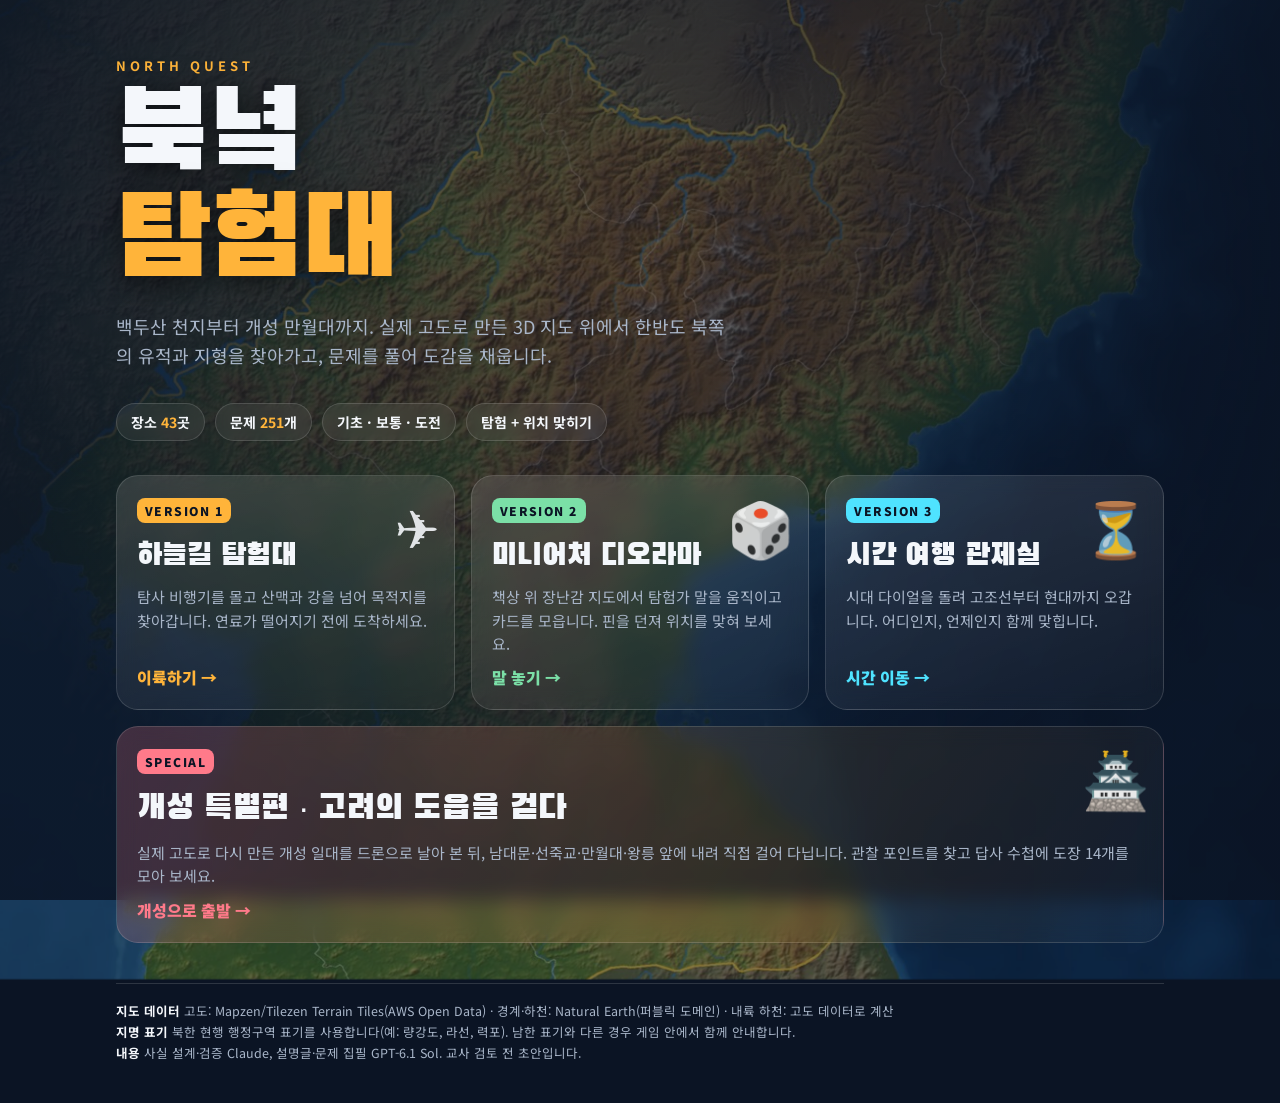
<file: index.html>
<!doctype html>
<html lang="ko">
<head>
<meta charset="utf-8">
<meta name="viewport" content="width=device-width, initial-scale=1">
<title>북녘 탐험대</title>
<meta name="description" content="3D 지도로 한반도 북쪽의 역사 유적과 지형을 탐험하는 중·고등학생용 학습 게임">
<link rel="preconnect" href="https://fonts.googleapis.com">
<link rel="preconnect" href="https://fonts.gstatic.com" crossorigin>
<link href="https://fonts.googleapis.com/css2?family=Black+Han+Sans&family=Noto+Sans+KR:wght@400;700;900&display=swap" rel="stylesheet">
<style>
  :root {
    --bg: #0b1424; --ink: #f4f7fb; --muted: #a9b6c9; --line: rgba(255,255,255,.14);
    --c1: #ffb43a; --c2: #7be0a7; --c3: #4fe3ff;
  }
  * { box-sizing: border-box; }
  html, body { margin: 0; min-height: 100%; background: var(--bg); color: var(--ink); font-family: "Noto Sans KR", system-ui, sans-serif; }
  body { overflow-x: hidden; }
  .map {
    position: fixed; inset: -6%; background: url("shared/data/colormap.jpg") center/cover no-repeat;
    filter: saturate(1.1) brightness(.55); transform: scale(1.05); animation: drift 40s ease-in-out infinite alternate;
  }
  .shade { position: fixed; inset: 0; background: radial-gradient(ellipse at 50% 30%, rgba(11,20,36,.15), rgba(11,20,36,.85) 75%); }
  @keyframes drift { from { transform: scale(1.05) translate(-1.5%, -1%); } to { transform: scale(1.12) translate(1.5%, 1%); } }
  main { position: relative; max-width: 1080px; margin: 0 auto; padding: 56px 16px 40px; }
  .kicker { letter-spacing: .3em; font-weight: 700; color: var(--c1); font-size: 13px; }
  h1 { font-family: "Black Han Sans", sans-serif; font-weight: 400; font-size: clamp(52px, 11vw, 112px); line-height: .95; margin: 10px 0 14px; text-shadow: 0 6px 30px rgba(0,0,0,.6); }
  h1 span { color: var(--c1); }
  .lead { color: var(--muted); font-size: clamp(15px, 2.4vw, 18px); max-width: 620px; line-height: 1.6; margin: 0 0 34px; }
  .stats { display: flex; gap: 10px; flex-wrap: wrap; margin-bottom: 34px; }
  .stat { border: 1px solid var(--line); background: rgba(255,255,255,.06); backdrop-filter: blur(6px); border-radius: 999px; padding: 8px 14px; font-weight: 700; font-size: 14px; }
  .stat b { color: var(--c1); }
  .cards { display: grid; grid-template-columns: repeat(3, 1fr); gap: 16px; }
  @media (max-width: 820px) { .cards { grid-template-columns: 1fr; } }
  a.card {
    --accent: var(--c1);
    position: relative; display: flex; flex-direction: column; gap: 10px; text-decoration: none; color: inherit;
    border-radius: 22px; padding: 22px 20px 20px; min-height: 230px; overflow: hidden;
    background: linear-gradient(160deg, rgba(255,255,255,.12), rgba(255,255,255,.03)); border: 1px solid var(--line);
    backdrop-filter: blur(10px); transition: transform .25s cubic-bezier(.2,.9,.3,1.4), border-color .2s, box-shadow .25s;
  }
  a.card:hover, a.card:focus-visible { transform: translateY(-8px) rotate(-.6deg); border-color: var(--accent); box-shadow: 0 18px 50px -12px var(--accent); outline: none; }
  a.card.v2 { --accent: var(--c2); } a.card.v3 { --accent: var(--c3); }
  a.card.special { --accent: #ff7a8a; margin-top: 16px; min-height: 0; background: linear-gradient(120deg, rgba(255,122,138,.22), rgba(255,180,58,.10) 60%, rgba(255,255,255,.03)); }
  a.card.special h2 { font-size: clamp(24px, 4vw, 34px); padding-right: 64px; }
  .tag { align-self: flex-start; font-weight: 900; font-size: 12px; letter-spacing: .12em; color: #0b1424; background: var(--accent); border-radius: 8px; padding: 4px 8px; }
  .card h2 { font-family: "Black Han Sans", sans-serif; font-weight: 400; font-size: 30px; margin: 4px 0 0; }
  .card p { margin: 0; color: var(--muted); line-height: 1.55; font-size: 15px; }
  .card .go { margin-top: auto; font-weight: 900; color: var(--accent); }
  .emoji { position: absolute; right: 14px; top: 10px; font-size: 54px; opacity: .9; transition: transform .3s; }
  a.card:hover .emoji { transform: scale(1.2) rotate(8deg); }
  a.card.wip { pointer-events: none; filter: grayscale(.6) brightness(.8); }
  a.card.wip .go::after { content: " · 제작 중"; color: var(--muted); }
  footer { margin-top: 40px; color: var(--muted); font-size: 12.5px; line-height: 1.7; border-top: 1px solid var(--line); padding-top: 16px; }
  footer b { color: var(--ink); }
</style>
</head>
<body>
<div class="map" aria-hidden="true"></div>
<div class="shade" aria-hidden="true"></div>
<main>
  <div class="kicker">NORTH QUEST</div>
  <h1>북녘<br><span>탐험대</span></h1>
  <p class="lead">백두산 천지부터 개성 만월대까지. 실제 고도로 만든 3D 지도 위에서 한반도 북쪽의 유적과 지형을 찾아가고, 문제를 풀어 도감을 채웁니다.</p>
  <div class="stats">
    <span class="stat">장소 <b>43</b>곳</span>
    <span class="stat">문제 <b>251</b>개</span>
    <span class="stat">기초 · 보통 · 도전</span>
    <span class="stat">탐험 + 위치 맞히기</span>
  </div>
  <div class="cards">
    <a class="card v1" href="v1/">
      <span class="emoji" aria-hidden="true">✈️</span>
      <span class="tag">VERSION 1</span>
      <h2>하늘길 탐험대</h2>
      <p>탐사 비행기를 몰고 산맥과 강을 넘어 목적지를 찾아갑니다. 연료가 떨어지기 전에 도착하세요.</p>
      <span class="go">이륙하기 →</span>
    </a>
    <a class="card v2" href="v2/">
      <span class="emoji" aria-hidden="true">🎲</span>
      <span class="tag">VERSION 2</span>
      <h2>미니어처 디오라마</h2>
      <p>책상 위 장난감 지도에서 탐험가 말을 움직이고 카드를 모읍니다. 핀을 던져 위치를 맞혀 보세요.</p>
      <span class="go">말 놓기 →</span>
    </a>
    <a class="card v3" href="v3/">
      <span class="emoji" aria-hidden="true">⏳</span>
      <span class="tag">VERSION 3</span>
      <h2>시간 여행 관제실</h2>
      <p>시대 다이얼을 돌려 고조선부터 현대까지 오갑니다. 어디인지, 언제인지 함께 맞힙니다.</p>
      <span class="go">시간 이동 →</span>
    </a>
  </div>
  <a class="card special" href="kaesong/">
    <span class="emoji" aria-hidden="true">🏯</span>
    <span class="tag">SPECIAL</span>
    <h2>개성 특별편 · 고려의 도읍을 걷다</h2>
    <p>실제 고도로 다시 만든 개성 일대를 드론으로 날아 본 뒤, 남대문·선죽교·만월대·왕릉 앞에 내려 직접 걸어 다닙니다. 관찰 포인트를 찾고 답사 수첩에 도장 14개를 모아 보세요.</p>
    <span class="go">개성으로 출발 →</span>
  </a>
  <footer>
    <b>지도 데이터</b> 고도: Mapzen/Tilezen Terrain Tiles(AWS Open Data) · 경계·하천: Natural Earth(퍼블릭 도메인) · 내륙 하천: 고도 데이터로 계산<br>
    <b>지명 표기</b> 북한 현행 행정구역 표기를 사용합니다(예: 량강도, 라선, 력포). 남한 표기와 다른 경우 게임 안에서 함께 안내합니다.<br>
    <b>내용</b> 사실 설계·검증 Claude, 설명글·문제 집필 GPT-6.1 Sol. 교사 검토 전 초안입니다.
  </footer>
</main>
</body>
</html>
</file>
